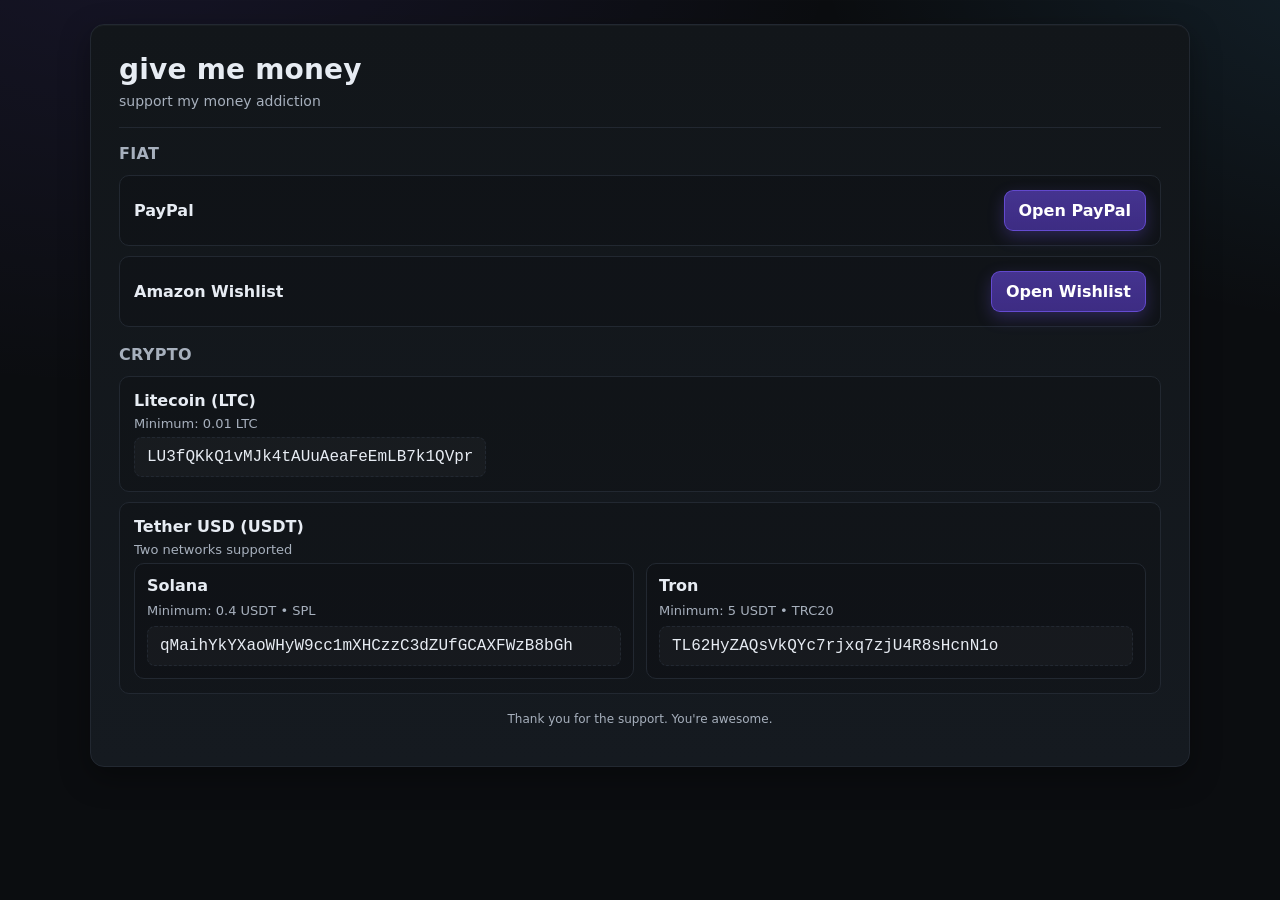
<file: system/vps/www/donate.petrovic.foo/index.html>
<!-- entirely vibe coded -->
<!doctype html>
<html lang="en">

<head>
    <meta charset="utf-8" />
    <meta name="viewport" content="width=device-width, initial-scale=1, viewport-fit=cover" />
    <title>give me money</title>

    <!-- Dark mode + theme -->
    <meta name="color-scheme" content="dark light" />
    <meta name="theme-color" content="#0b0d10" media="(prefers-color-scheme: dark)">
    <meta name="theme-color" content="#ffffff" media="(prefers-color-scheme: light)">

    <!-- Social embed (Open Graph / Twitter) -->
    <meta property="og:type" content="website" />
    <meta property="og:url" content="https://donate.petrovic.foo/" />
    <meta property="og:site_name" content="donate.petrovic.foo" />
    <meta property="og:title" content="give me money" />
    <meta property="og:description" content="support my money addiction" />
    <meta name="twitter:card" content="summary" />
    <meta name="twitter:title" content="give me money" />
    <meta name="twitter:description" content="support my money addiction" />
    <link rel="canonical" href="https://donate.petrovic.foo/" />

    <style>
        :root {
            color-scheme: dark;
            --bg: #0b0d10;
            --surface: #12161a;
            --elev: #151a20;
            --text: #e7ecf3;
            --muted: #a7b0bd;
            --line: #222831;
            --accent: #7c5cff;
            --accent-2: #55c2ff;
            --ok: #44d07b;
            --warn: #ffb86b;
            --radius: 14px;
            --shadow: 0 10px 30px rgba(0, 0, 0, .35), 0 1px 0 rgba(255, 255, 255, .03) inset;
        }

        * {
            box-sizing: border-box;
        }

        html {
            min-height: 100%;
        }

        body {
            margin: 0;
            font-family: ui-sans-serif, system-ui, -apple-system, Segoe UI, Roboto, Ubuntu, Cantarell, Noto Sans, "Helvetica Neue", Arial, "Apple Color Emoji", "Segoe UI Emoji";
            background: radial-gradient(1200px 800px at 10% -10%, rgba(124, 92, 255, .10), transparent 60%),
                radial-gradient(1000px 700px at 110% -10%, rgba(85, 194, 255, .12), transparent 60%),
                var(--bg);
            color: var(--text);
            display: grid;
            align-items: start;
            justify-items: center;
            padding: 24px;
            min-height: 100vh;
        }

        .wrap {
            width: 100%;
            max-width: 1100px;
            background: linear-gradient(180deg, var(--surface), var(--elev));
            border: 1px solid var(--line);
            border-radius: var(--radius);
            box-shadow: var(--shadow);
            padding: 28px;
        }

        header {
            display: flex;
            align-items: center;
            justify-content: space-between;
            gap: 16px;
            margin-bottom: 18px;
        }

        .title {
            display: grid;
            gap: 6px;
        }

        h1 {
            font-size: 28px;
            line-height: 1.2;
            margin: 0;
            letter-spacing: 0.2px;
        }

        .subtitle {
            color: var(--muted);
            font-size: 14px;
            margin: 0;
        }

        .sections {
            display: grid;
            gap: 18px;
            border-top: 1px solid var(--line);
            padding-top: 16px;
        }

        section {
            /* headers only – no container box */
            border: none;
            border-radius: 0;
            padding: 0;
            background: none;
        }

        section h2 {
            margin: 0 0 12px;
            font-size: 16px;
            letter-spacing: .3px;
            color: var(--muted);
            text-transform: uppercase;
        }

        .list {
            display: grid;
            gap: 10px;
        }

        .item {
            display: flex;
            align-items: center;
            justify-content: space-between;
            gap: 16px;
            padding: 14px;
            border: 1px solid var(--line);
            border-radius: 10px;
            background: rgba(0, 0, 0, .16);
        }

        .left {
            display: grid;
            gap: 6px;
            min-width: 0;
        }

        .label {
            font-weight: 600;
        }

        .meta {
            color: var(--muted);
            font-size: 13px;
        }

        a.btn {
            appearance: none;
            display: inline-flex;
            align-items: center;
            gap: 10px;
            padding: 10px 14px;
            border-radius: 9px;
            border: 1px solid color-mix(in oklab, var(--accent) 60%, white 0%);
            color: white;
            background: linear-gradient(180deg, color-mix(in oklab, var(--accent) 60%, black 20%), color-mix(in oklab, var(--accent) 60%, black 35%));
            text-decoration: none;
            font-weight: 600;
            box-shadow: 0 6px 16px rgba(124, 92, 255, .25);
            transition: transform .06s ease, box-shadow .2s ease, opacity .2s ease;
            white-space: nowrap;
        }

        a.btn:hover {
            transform: translateY(-1px);
            box-shadow: 0 10px 22px rgba(124, 92, 255, .32);
        }

        a.btn:active {
            transform: translateY(0);
        }

        .mono {
            font-family: ui-monospace, SFMono-Regular, Menlo, Monaco, Consolas, "Liberation Mono", "Courier New", monospace;
            word-break: break-all;
        }

        .addr {
            display: grid;
            gap: 8px;
            padding: 10px 12px;
            background: rgba(255, 255, 255, .03);
            border: 1px dashed var(--line);
            border-radius: 8px;
            position: relative;
            /* for the copied badge */
        }

        .addr-row {
            display: flex;
            align-items: center;
            gap: 8px;
        }

        /* Make address text interactive */
        .addr [data-copy] {
            cursor: pointer;
        }

        .addr [data-copy]:hover {
            text-decoration: none;
            outline: none;
        }

        .addr [data-copy]:focus {
            outline: none;
        }

        /* Highlight the dashed box itself on hover/focus of the address */
        .addr:has([data-copy]:hover),
        .addr:has([data-copy]:focus-visible) {
            border-color: color-mix(in oklab, var(--ok) 70%, white 0%);
        }

        .addr.copied {
            border-color: color-mix(in oklab, var(--ok) 70%, white 0%);
            animation: addrPulse 650ms ease-out 0s 1;
        }

        .addr.copied::after {
            content: 'Copied!';
            position: absolute;
            top: 50%;
            right: 8px;
            transform: translateY(-50%);
            font-size: 12px;
            font-weight: 600;
            color: var(--text);
            background: linear-gradient(180deg, rgba(68, 208, 123, .20), rgba(68, 208, 123, .06));
            border: 1px solid color-mix(in oklab, var(--ok) 70%, white 0%);
            padding: 2px 8px;
            border-radius: 999px;
            box-shadow: 0 2px 8px color-mix(in oklab, var(--ok) 40%, transparent);
            animation: badgePop 1200ms ease-out both;
            pointer-events: none;
        }

        /* Reserve space on the right so the badge doesn't overlap address text */
        .addr.copied .addr-row {
            padding-right: 64px;
            /* slightly closer to the badge */
        }

        @keyframes addrPulse {
            0% {
                box-shadow: 0 0 0 0 color-mix(in oklab, var(--ok) 45%, transparent);
            }

            70% {
                box-shadow: 0 0 0 8px color-mix(in oklab, var(--ok) 0%, transparent);
            }

            100% {
                box-shadow: 0 0 0 0 color-mix(in oklab, var(--ok) 0%, transparent);
            }
        }

        @keyframes badgePop {
            0% {
                opacity: 0;
                transform: translateY(-50%);
            }

            15% {
                opacity: 1;
                transform: translateY(-50%);
            }

            85% {
                opacity: 1;
                transform: translateY(-50%);
            }

            100% {
                opacity: 0;
                transform: translateY(-50%);
            }
        }

        @media (prefers-reduced-motion: reduce) {
            .addr.copied {
                animation: none;
            }

            .addr.copied::after {
                animation: none;
            }
        }

        .pill {
            display: inline-flex;
            align-items: center;
            gap: 8px;
            font-size: 12px;
            color: var(--muted);
            border: 1px solid var(--line);
            padding: 4px 8px;
            border-radius: 999px;
            background: rgba(0, 0, 0, .2);
            white-space: nowrap;
        }

        .copy {
            cursor: pointer;
            border: 1px solid var(--line);
            background: linear-gradient(180deg, rgba(255, 255, 255, .06), rgba(0, 0, 0, .06));
            color: var(--text);
            padding: 8px 10px;
            border-radius: 8px;
            transition: background .2s ease, transform .06s ease;
            white-space: nowrap;
        }

        .copy:hover {
            background: rgba(255, 255, 255, .10);
        }

        .copy:active {
            transform: translateY(1px);
        }

        .foot {
            margin-top: 18px;
            color: var(--muted);
            font-size: 12px;
            text-align: center;
        }

        @media (max-width: 640px) {
            .item {
                flex-direction: column;
                align-items: stretch;
            }

            a.btn {
                width: 100%;
                justify-content: center;
            }
        }

        /* USDT grouping */
        .item.usdt {
            flex-direction: column;
            align-items: stretch;
        }

        .subgrid {
            display: grid;
            grid-template-columns: repeat(2, minmax(0, 1fr));
            gap: 12px;
            width: 100%;
        }

        .subitem {
            border: 1px solid var(--line);
            border-radius: 10px;
            padding: 12px;
            background: rgba(0, 0, 0, .12);
            display: grid;
            gap: 8px;
        }

        @media (max-width: 800px) {
            .subgrid {
                grid-template-columns: 1fr;
            }
        }

        @supports (min-height: 100dvh) {
            body {
                min-height: 100dvh;
            }
        }
    </style>
</head>

<body>
    <main class="wrap" role="main">
        <header>
            <div class="title">
                <h1>give me money</h1>
                <p class="subtitle">support my money addiction</p>
            </div>
        </header>

        <div class="sections">
            <section aria-labelledby="fiat">
                <h2 id="fiat">Fiat</h2>
                <div class="list" role="list">
                    <div class="item" role="listitem">
                        <div class="left">
                            <div class="label">PayPal</div>
                        </div>
                        <a class="btn" href="https://paypal.me/Stefanuk12" target="_blank" rel="noopener noreferrer"
                            aria-label="Donate with PayPal">Open PayPal</a>
                    </div>

                    <div class="item" role="listitem">
                        <div class="left">
                            <div class="label">Amazon Wishlist</div>
                        </div>
                        <a class="btn" href="https://www.amazon.co.uk/hz/wishlist/ls/SS4UCUNBU5D8" target="_blank"
                            rel="noopener noreferrer" aria-label="Open Amazon wishlist">Open Wishlist</a>
                    </div>
                </div>
            </section>

            <section aria-labelledby="crypto">
                <h2 id="crypto">Crypto</h2>
                <div class="list" role="list">
                    <!-- LTC -->
                    <div class="item" role="listitem">
                        <div class="left">
                            <div class="label">Litecoin (LTC)</div>
                            <div class="meta">Minimum: 0.01 LTC</div>
                            <div class="addr">
                                <div class="addr-row">
                                    <code class="mono" id="addr-ltc" data-copy role="button" tabindex="0"
                                        title="Click to copy">LU3fQKkQ1vMJk4tAUuAeaFeEmLB7k1QVpr</code>
                                </div>
                            </div>
                        </div>
                    </div>

                    <!-- USDT grouped -->
                    <div class="item usdt" role="listitem">
                        <div class="left">
                            <div class="label">Tether USD (USDT)</div>
                            <div class="meta">Two networks supported</div>
                            <div class="subgrid">
                                <div class="subitem">
                                    <div class="label">Solana</div>
                                    <div class="meta">Minimum: 0.4 USDT • SPL</div>
                                    <div class="addr">
                                        <div class="addr-row">
                                            <code class="mono" id="addr-usdt-sol" data-copy role="button" tabindex="0"
                                                title="Click to copy">qMaihYkYXaoWHyW9cc1mXHCzzC3dZUfGCAXFWzB8bGh</code>
                                        </div>
                                    </div>
                                </div>
                                <div class="subitem">
                                    <div class="label">Tron</div>
                                    <div class="meta">Minimum: 5 USDT • TRC20</div>
                                    <div class="addr">
                                        <div class="addr-row">
                                            <code class="mono" id="addr-usdt-tron" data-copy role="button" tabindex="0"
                                                title="Click to copy">TL62HyZAQsVkQYc7rjxq7zjU4R8sHcnN1o</code>
                                        </div>
                                    </div>
                                </div>
                            </div>
                        </div>
                    </div>
                </div>
            </section>
        </div>

        <p class="foot">Thank you for the support. You're awesome.</p>
    </main>

    <script>
        function copyString(text) {
            const value = (text || '').trim();
            if (!value) return Promise.resolve();
            if (navigator.clipboard && navigator.clipboard.writeText) {
                return navigator.clipboard.writeText(value);
            }
            const area = document.createElement('textarea');
            area.value = value;
            area.setAttribute('readonly', '');
            area.style.position = 'absolute';
            area.style.left = '-9999px';
            document.body.appendChild(area);
            area.select();
            try { document.execCommand('copy'); } catch { }
            document.body.removeChild(area);
            return Promise.resolve();
        }

        function markCopied(el, ok = true) {
            const box = el.closest('.addr');
            if (!box) return;
            const prev = box.style.borderColor;
            box.classList.toggle('copied', ok);
            if (!ok) box.style.borderColor = 'color-mix(in oklab, var(--warn) 70%, white 0%)';
            setTimeout(() => {
                box.classList.remove('copied');
                box.style.borderColor = '';
            }, 1500);
        }

        // Click to copy on address code elements
        document.addEventListener('click', async (e) => {
            const code = e.target.closest('.addr [data-copy]');
            if (!code) return;
            try {
                await copyString(code.textContent);
                markCopied(code, true);
            } catch (err) {
                markCopied(code, false);
            }
        });

        // Keyboard support (Enter/Space)
        document.addEventListener('keydown', async (e) => {
            const target = e.target.closest('.addr [data-copy]');
            if (!target) return;
            if (e.key === 'Enter' || e.key === ' ') {
                e.preventDefault();
                try {
                    await copyString(target.textContent);
                    markCopied(target, true);
                } catch (err) {
                    markCopied(target, false);
                }
            }
        });
    </script>
</body>

</html>
</file>
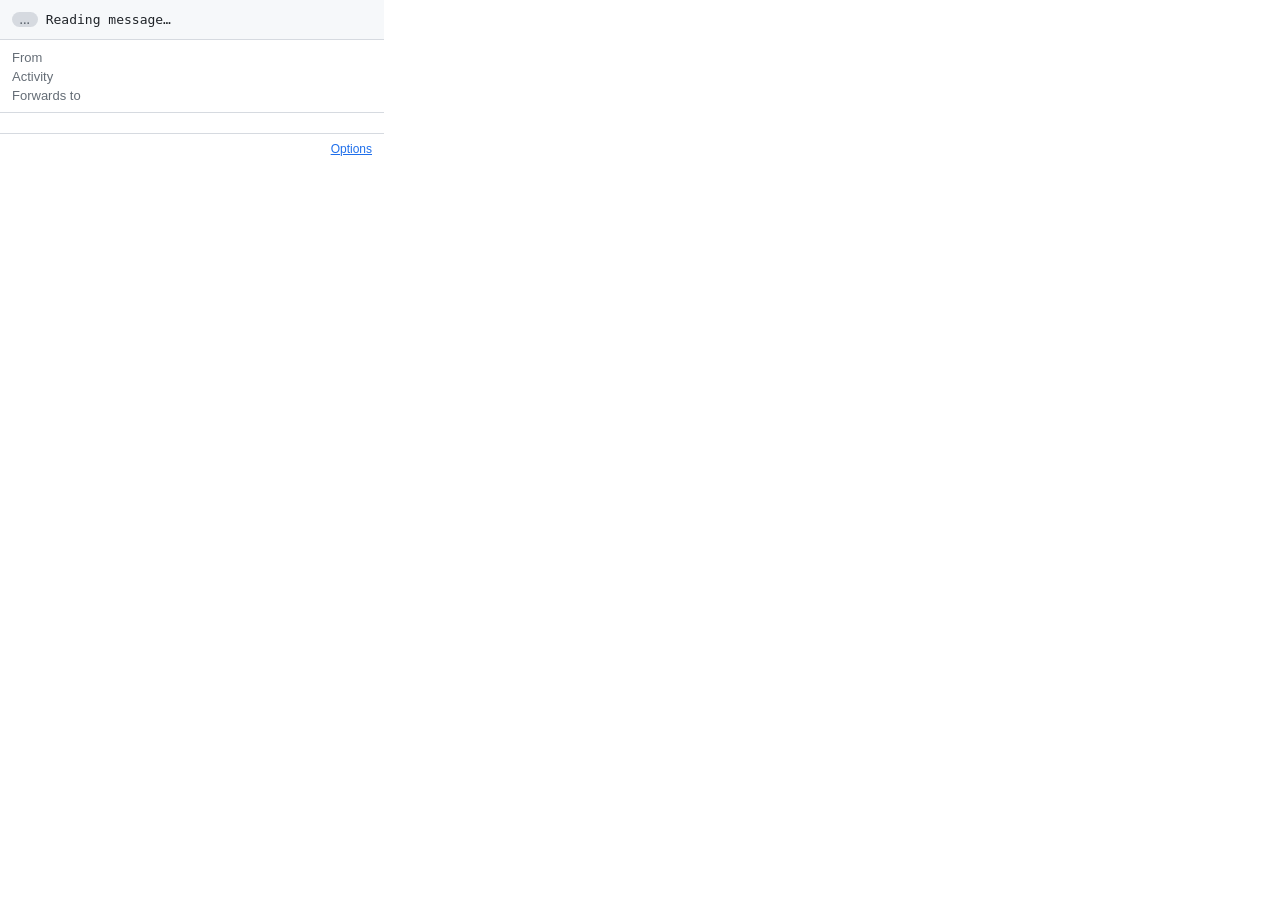
<file: packages/thunderbird-simplelogin/src/message/message.html>
<!DOCTYPE html>
<html>
  <head>
    <meta charset="utf-8" />
    <meta http-equiv="Content-Security-Policy" content="default-src 'self'" />
    <title>SimpleLogin</title>
    <link rel="stylesheet" href="../popup/popup.css" />
    <link rel="stylesheet" href="message.css" />
  </head>
  <body>
    <div id="banner" class="banner state-loading">
      <div class="banner-row">
        <span id="banner-pill" class="pill">…</span>
        <span id="banner-address" class="address">Reading message…</span>
      </div>
      <p id="banner-detail" class="detail"></p>
    </div>

    <dl id="facts" class="facts" hidden>
      <dt>From</dt>
      <dd id="fact-sender"></dd>
      <dt>Activity</dt>
      <dd id="fact-activity"></dd>
      <dt>Forwards to</dt>
      <dd id="fact-mailboxes"></dd>
    </dl>

    <div id="notice" class="notice" hidden></div>

    <div id="actions" class="message-actions" hidden></div>

    <details id="edit-box" class="create" hidden>
      <summary>Edit this alias</summary>
      <div class="create-body">
        <div class="field">
          <label for="edit-name">Display name</label>
          <input id="edit-name" type="text" placeholder="(none)" autocomplete="off" />
        </div>
        <div class="field">
          <label for="edit-note">Note</label>
          <input id="edit-note" type="text" autocomplete="off" />
        </div>
        <button id="edit-save" class="primary">Save</button>
      </div>
    </details>

    <footer>
      <span id="footer-note"></span>
      <button id="open-options" class="link">Options</button>
    </footer>

    <script src="../lib/classify.js"></script>
    <script src="../lib/ipc.js"></script>
    <script src="message.js"></script>
  </body>
</html>
</file>
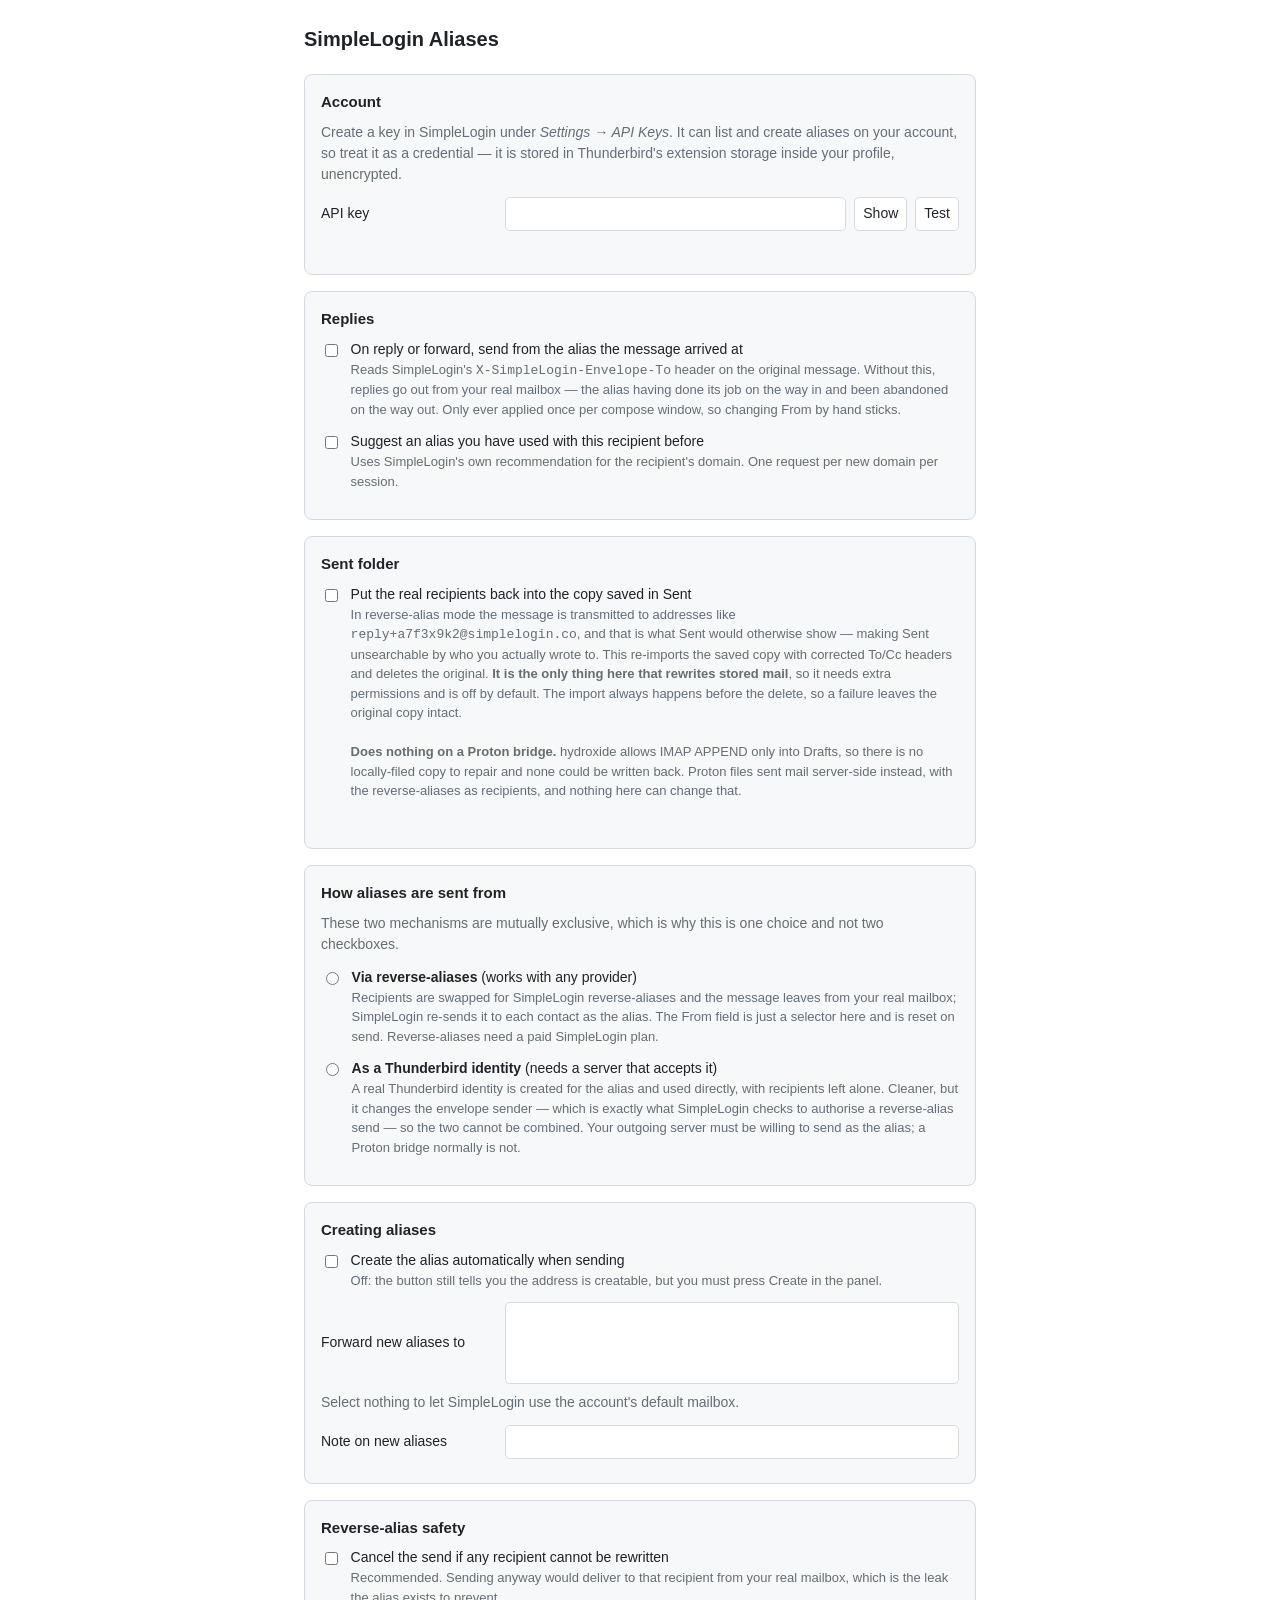
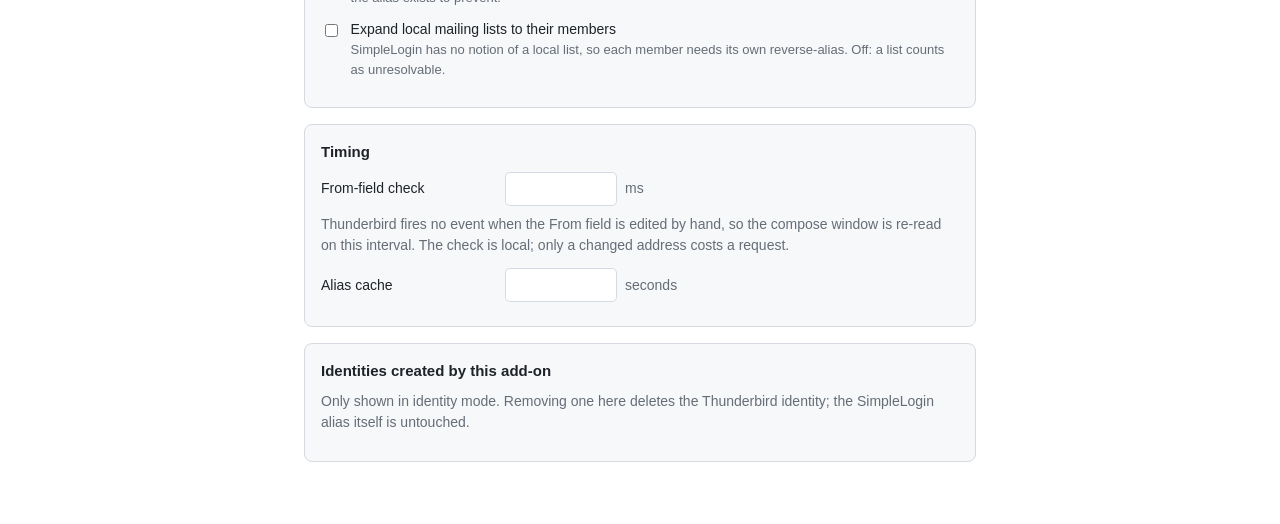
<file: packages/thunderbird-simplelogin/src/options/options.html>
<!DOCTYPE html>
<html>
  <head>
    <meta charset="utf-8" />
    <meta http-equiv="Content-Security-Policy" content="default-src 'self'" />
    <title>SimpleLogin Aliases — options</title>
    <link rel="stylesheet" href="options.css" />
  </head>
  <body>
    <main>
      <h1>SimpleLogin Aliases</h1>

      <section>
        <h2>Account</h2>
        <p class="hint">
          Create a key in SimpleLogin under <em>Settings → API Keys</em>. It can list and
          create aliases on your account, so treat it as a credential — it is stored in
          Thunderbird's extension storage inside your profile, unencrypted.
        </p>
        <div class="field">
          <label for="apiKey">API key</label>
          <input id="apiKey" type="password" autocomplete="off" spellcheck="false" />
          <button id="reveal" class="ghost" type="button">Show</button>
          <button id="test" class="ghost" type="button">Test</button>
        </div>
        <p id="account-status" class="status"></p>
        <p id="managed-note" class="hint" hidden>
          The key is being supplied by a managed-storage manifest outside Thunderbird, so
          this field is read-only. Change it at the source instead.
        </p>
      </section>

      <section>
        <h2>Replies</h2>
        <label class="check">
          <input type="checkbox" id="autoAliasOnReply" />
          <span>
            On reply or forward, send from the alias the message arrived at
            <em>
              Reads SimpleLogin's <code>X-SimpleLogin-Envelope-To</code> header on the original
              message. Without this, replies go out from your real mailbox — the alias having
              done its job on the way in and been abandoned on the way out. Only ever applied
              once per compose window, so changing From by hand sticks.
            </em>
          </span>
        </label>
        <label class="check">
          <input type="checkbox" id="suggestByRecipient" />
          <span>
            Suggest an alias you have used with this recipient before
            <em>Uses SimpleLogin's own recommendation for the recipient's domain. One request per new domain per session.</em>
          </span>
        </label>
      </section>

      <section>
        <h2>Sent folder</h2>
        <label class="check">
          <input type="checkbox" id="restoreSentRecipients" />
          <span>
            Put the real recipients back into the copy saved in Sent
            <em>
              In reverse-alias mode the message is transmitted to addresses like
              <code>reply+a7f3x9k2@simplelogin.co</code>, and that is what Sent would otherwise
              show — making Sent unsearchable by who you actually wrote to. This re-imports the
              saved copy with corrected To/Cc headers and deletes the original.
              <strong>It is the only thing here that rewrites stored mail</strong>, so it needs
              extra permissions and is off by default. The import always happens before the
              delete, so a failure leaves the original copy intact.
              <br /><br />
              <strong>Does nothing on a Proton bridge.</strong> hydroxide allows IMAP APPEND only
              into Drafts, so there is no locally-filed copy to repair and none could be written
              back. Proton files sent mail server-side instead, with the reverse-aliases as
              recipients, and nothing here can change that.
            </em>
          </span>
        </label>
        <p id="rewrite-permission" class="status"></p>
      </section>

      <section>
        <h2>How aliases are sent from</h2>
        <p class="hint">
          These two mechanisms are mutually exclusive, which is why this is one choice and
          not two checkboxes.
        </p>

        <label class="radio">
          <input type="radio" name="sendMode" value="reverse-alias" />
          <span>
            <strong>Via reverse-aliases</strong> (works with any provider)
            <em>
              Recipients are swapped for SimpleLogin reverse-aliases and the message leaves
              from your real mailbox; SimpleLogin re-sends it to each contact as the alias.
              The From field is just a selector here and is reset on send. Reverse-aliases
              need a paid SimpleLogin plan.
            </em>
          </span>
        </label>

        <label class="radio">
          <input type="radio" name="sendMode" value="identity" />
          <span>
            <strong>As a Thunderbird identity</strong> (needs a server that accepts it)
            <em>
              A real Thunderbird identity is created for the alias and used directly, with
              recipients left alone. Cleaner, but it changes the envelope sender — which is
              exactly what SimpleLogin checks to authorise a reverse-alias send — so the two
              cannot be combined. Your outgoing server must be willing to send as the alias;
              a Proton bridge normally is not.
            </em>
          </span>
        </label>
      </section>

      <section>
        <h2>Creating aliases</h2>
        <label class="check">
          <input type="checkbox" id="autoCreateOnSend" />
          <span>
            Create the alias automatically when sending
            <em>Off: the button still tells you the address is creatable, but you must press Create in the panel.</em>
          </span>
        </label>

        <div class="field">
          <label for="defaultMailboxIds">Forward new aliases to</label>
          <select id="defaultMailboxIds" multiple size="4"></select>
        </div>
        <p class="hint">Select nothing to let SimpleLogin use the account's default mailbox.</p>

        <div class="field">
          <label for="aliasNote">Note on new aliases</label>
          <input id="aliasNote" type="text" />
        </div>
      </section>

      <section>
        <h2>Reverse-alias safety</h2>
        <label class="check">
          <input type="checkbox" id="strictRewrite" />
          <span>
            Cancel the send if any recipient cannot be rewritten
            <em>Recommended. Sending anyway would deliver to that recipient from your real mailbox, which is the leak the alias exists to prevent.</em>
          </span>
        </label>
        <label class="check">
          <input type="checkbox" id="expandMailingLists" />
          <span>
            Expand local mailing lists to their members
            <em>SimpleLogin has no notion of a local list, so each member needs its own reverse-alias. Off: a list counts as unresolvable.</em>
          </span>
        </label>
      </section>

      <section>
        <h2>Timing</h2>
        <div class="field">
          <label for="pollIntervalMs">From-field check</label>
          <input id="pollIntervalMs" type="number" min="250" step="50" />
          <span class="unit">ms</span>
        </div>
        <p class="hint">
          Thunderbird fires no event when the From field is edited by hand, so the compose
          window is re-read on this interval. The check is local; only a changed address
          costs a request.
        </p>
        <div class="field">
          <label for="cacheTtlSec">Alias cache</label>
          <input id="cacheTtlSec" type="number" min="10" step="10" />
          <span class="unit">seconds</span>
        </div>
      </section>

      <section id="identities-section">
        <h2>Identities created by this add-on</h2>
        <p class="hint">
          Only shown in identity mode. Removing one here deletes the Thunderbird identity;
          the SimpleLogin alias itself is untouched.
        </p>
        <ul id="identities" class="identities"></ul>
      </section>

      <p id="saved" class="saved" hidden>Saved</p>
    </main>

    <script src="../lib/prefs.js"></script>
    <script src="../lib/ipc.js"></script>
    <script src="options.js"></script>
  </body>
</html>
</file>
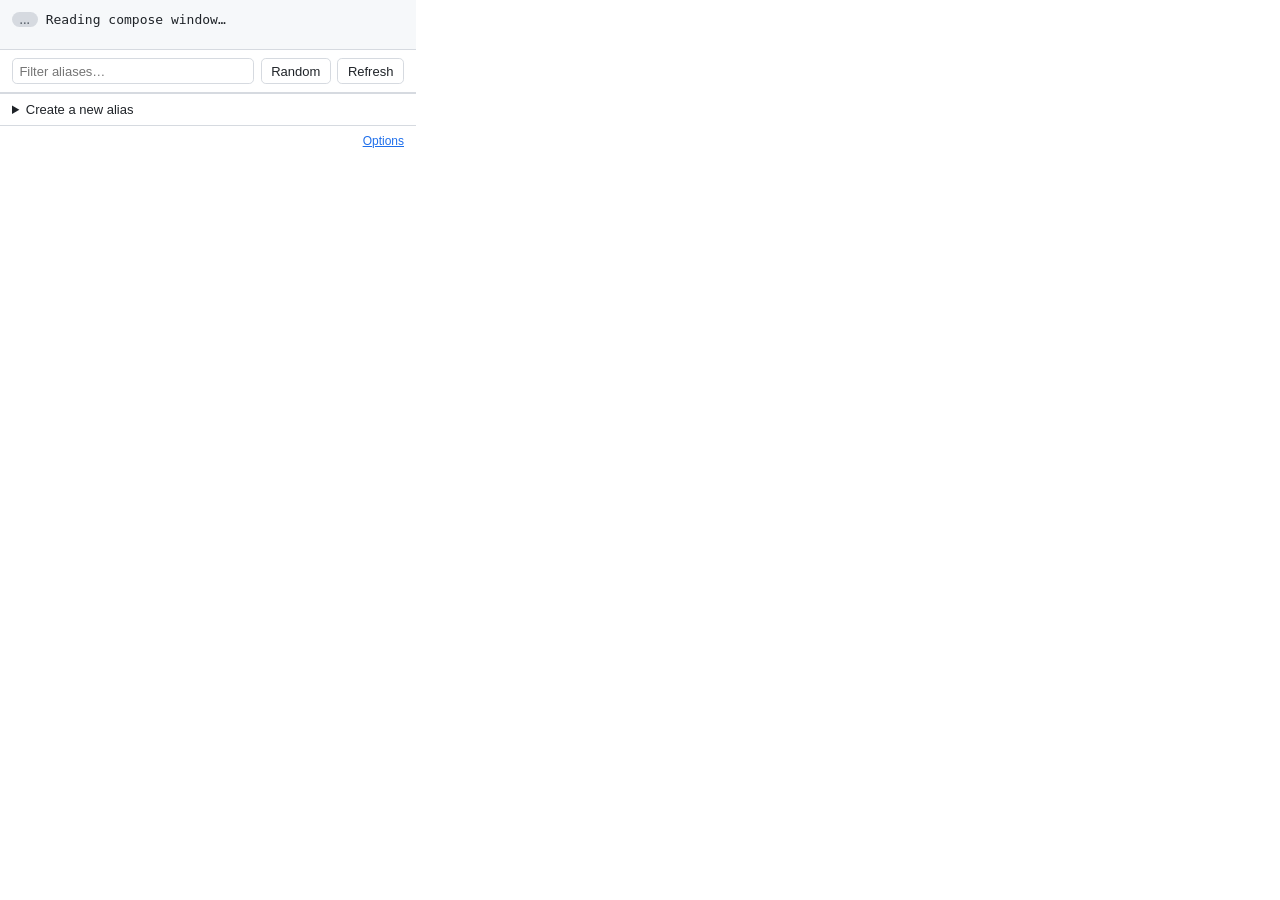
<file: packages/thunderbird-simplelogin/src/popup/popup.html>
<!DOCTYPE html>
<html>
  <head>
    <meta charset="utf-8" />
    <meta http-equiv="Content-Security-Policy" content="default-src 'self'" />
    <title>SimpleLogin aliases</title>
    <link rel="stylesheet" href="popup.css" />
  </head>
  <body>
    <!-- What is about to happen to this message, in plain words. Everything
         else in the panel is secondary to this. -->
    <div id="banner" class="banner state-loading">
      <div class="banner-row">
        <span id="banner-pill" class="pill">…</span>
        <span id="banner-address" class="address">Reading compose window…</span>
      </div>
      <p id="banner-detail" class="detail"></p>
      <p id="banner-plan" class="plan"></p>
      <div id="banner-actions" class="actions" hidden></div>
    </div>

    <div class="toolbar">
      <input id="search" type="search" placeholder="Filter aliases…" autocomplete="off" />
      <button id="random" class="ghost" title="Create a randomly named alias and use it">Random</button>
      <button id="refresh" class="ghost" title="Re-fetch aliases from SimpleLogin">Refresh</button>
    </div>

    <div id="notice" class="notice" hidden></div>

    <ul id="aliases" class="aliases"></ul>
    <p id="empty" class="empty" hidden></p>

    <details id="create-box" class="create">
      <summary>Create a new alias</summary>
      <div class="create-body">
        <div class="field">
          <label for="new-prefix">Prefix</label>
          <input id="new-prefix" type="text" placeholder="netflix" autocomplete="off" spellcheck="false" />
        </div>
        <div class="field">
          <label for="new-suffix">Domain</label>
          <select id="new-suffix"></select>
        </div>
        <div class="field">
          <label for="new-name">Display name</label>
          <input id="new-name" type="text" placeholder="(none)" autocomplete="off" />
        </div>
        <div class="field">
          <label for="new-mailbox">Forward to</label>
          <select id="new-mailbox" multiple size="3"></select>
        </div>
        <div class="field">
          <label for="new-note">Note</label>
          <input id="new-note" type="text" autocomplete="off" />
        </div>
        <p id="create-preview" class="preview"></p>
        <button id="create-submit" class="primary">Create and use</button>
      </div>
    </details>

    <footer>
      <span id="synced"></span>
      <button id="open-options" class="link">Options</button>
    </footer>

    <script src="../lib/classify.js"></script>
    <script src="../lib/ipc.js"></script>
    <script src="popup.js"></script>
  </body>
</html>
</file>
<file: packages/thunderbird-simplelogin/src/popup/popup.css>
/* Follows the host theme rather than committing to one, so the panel does not
   glare white inside a dark Thunderbird. */
:root {
  --bg: #ffffff;
  --fg: #1f2328;
  --muted: #656d76;
  --border: #d6dae0;
  --raised: #f6f8fa;
  --accent: #1f6feb;
  --ok: #1a7f37;
  --warn: #9a6700;
  --bad: #cf222e;
  --ok-bg: #e7f5ec;
  --warn-bg: #fdf5e2;
  --bad-bg: #fdeceb;
  --info-bg: #e8f0fe;
}

@media (prefers-color-scheme: dark) {
  :root {
    --bg: #1c1b22;
    --fg: #e6edf3;
    --muted: #9198a1;
    --border: #3a3944;
    --raised: #26252e;
    --accent: #58a6ff;
    --ok: #3fb950;
    --warn: #d29922;
    --bad: #f85149;
    --ok-bg: #12261a;
    --warn-bg: #2b2413;
    --bad-bg: #2d1618;
    --info-bg: #10233d;
  }
}

* { box-sizing: border-box; }

body {
  width: 26rem;
  margin: 0;
  padding: 0;
  font: caption;
  font-size: 0.8125rem;
  background: var(--bg);
  color: var(--fg);
}

/* ---- banner ---- */

.banner { padding: 0.75rem; border-bottom: 1px solid var(--border); }
.banner-row { display: flex; align-items: center; gap: 0.5rem; }

.pill {
  flex: none;
  padding: 0.1rem 0.45rem;
  border-radius: 999px;
  font-size: 0.6875rem;
  font-weight: 600;
  text-transform: uppercase;
  letter-spacing: 0.03em;
  white-space: nowrap;
}

.address {
  font-family: ui-monospace, SFMono-Regular, Menlo, monospace;
  font-size: 0.8125rem;
  overflow-wrap: anywhere;
}

.detail, .plan { margin: 0.4rem 0 0; color: var(--muted); line-height: 1.4; }
.plan { font-style: italic; }
.plan:empty, .detail:empty { display: none; }

.state-alias        { background: var(--ok-bg); }
.state-alias .pill  { background: var(--ok); color: #fff; }
.state-created      { background: var(--ok-bg); }
.state-created .pill{ background: var(--ok); color: #fff; }
.state-will-create  { background: var(--warn-bg); }
.state-will-create .pill { background: var(--warn); color: #fff; }
.state-alias-disabled { background: var(--warn-bg); }
.state-alias-disabled .pill { background: var(--warn); color: #fff; }
.state-can-create   { background: var(--info-bg); }
.state-can-create .pill { background: var(--accent); color: #fff; }
.state-cannot-create, .state-error { background: var(--bad-bg); }
.state-cannot-create .pill, .state-error .pill { background: var(--bad); color: #fff; }
.state-not-alias, .state-loading, .state-stale, .state-no-key { background: var(--raised); }
.state-not-alias .pill, .state-loading .pill, .state-stale .pill, .state-no-key .pill {
  background: var(--border); color: var(--muted);
}

.actions { display: flex; gap: 0.4rem; margin-top: 0.6rem; flex-wrap: wrap; }

/* ---- controls ---- */

button {
  font: inherit;
  padding: 0.3rem 0.6rem;
  border-radius: 0.3rem;
  border: 1px solid var(--border);
  background: var(--raised);
  color: var(--fg);
  cursor: pointer;
}
button:hover:not(:disabled) { border-color: var(--accent); }
button:disabled { opacity: 0.5; cursor: default; }

button.primary { background: var(--accent); border-color: var(--accent); color: #fff; }
button.ghost { background: transparent; }
button.link {
  background: none; border: none; color: var(--accent);
  padding: 0; text-decoration: underline; cursor: pointer;
}

input, select {
  font: inherit;
  padding: 0.3rem 0.4rem;
  border-radius: 0.3rem;
  border: 1px solid var(--border);
  background: var(--bg);
  color: var(--fg);
  min-width: 0;
}
input:focus, select:focus, button:focus-visible {
  outline: 2px solid var(--accent);
  outline-offset: -1px;
}

.toolbar { display: flex; gap: 0.4rem; padding: 0.5rem 0.75rem; }
.toolbar input { flex: 1; }

.notice {
  margin: 0 0.75rem 0.5rem;
  padding: 0.4rem 0.5rem;
  border-radius: 0.3rem;
  background: var(--bad-bg);
  color: var(--bad);
  line-height: 1.4;
}
.notice.info { background: var(--info-bg); color: var(--accent); }

/* ---- alias list ---- */

.aliases {
  list-style: none;
  margin: 0;
  padding: 0;
  max-height: 20rem;
  overflow-y: auto;
  border-top: 1px solid var(--border);
}

.aliases li {
  padding: 0.4rem 0.75rem;
  border-bottom: 1px solid var(--border);
}
.aliases li:hover { background: var(--raised); }
.aliases li.current { background: var(--ok-bg); }

.alias-top { display: flex; align-items: center; gap: 0.5rem; }
.alias-top button.more { flex: none; padding: 0.2rem 0.4rem; line-height: 1; }

/* Management controls stay folded away: the list is mostly used for picking,
   and a Delete button on every visible row is an accident waiting to happen. */
.alias-tools {
  display: flex;
  flex-wrap: wrap;
  gap: 0.3rem;
  margin-top: 0.4rem;
}
.alias-tools input { flex: 1 1 7rem; }
.alias-tools button { flex: none; }
.alias-tools button.danger { color: var(--bad); border-color: var(--bad); margin-left: auto; }

.alias-main { flex: 1; min-width: 0; }
.alias-email {
  font-family: ui-monospace, SFMono-Regular, Menlo, monospace;
  overflow-wrap: anywhere;
}
.alias-email.off { text-decoration: line-through; color: var(--muted); }
.alias-meta { color: var(--muted); font-size: 0.75rem; margin-top: 0.1rem; }

.empty { padding: 1rem 0.75rem; margin: 0; color: var(--muted); text-align: center; }

/* ---- create ---- */

.create { border-top: 1px solid var(--border); }
.create summary { padding: 0.5rem 0.75rem; cursor: pointer; user-select: none; }
.create-body { padding: 0 0.75rem 0.75rem; }

.field { display: flex; align-items: center; gap: 0.5rem; margin-bottom: 0.4rem; }
.field label { flex: none; width: 5.5rem; color: var(--muted); }
.field input, .field select { flex: 1; }

.preview {
  margin: 0.4rem 0;
  font-family: ui-monospace, SFMono-Regular, Menlo, monospace;
  color: var(--muted);
  overflow-wrap: anywhere;
}
.preview.invalid { color: var(--bad); }

footer {
  display: flex;
  justify-content: space-between;
  align-items: center;
  padding: 0.5rem 0.75rem;
  border-top: 1px solid var(--border);
  color: var(--muted);
  font-size: 0.75rem;
}
</file>
<file: packages/thunderbird-simplelogin/src/message/message.css>
/* Layered over popup.css, which supplies the palette and the banner styles. */

body { width: 24rem; }

.facts {
  display: grid;
  grid-template-columns: 6.5rem 1fr;
  gap: 0.25rem 0.5rem;
  margin: 0;
  padding: 0.6rem 0.75rem;
  border-bottom: 1px solid var(--border);
}
.facts dt { color: var(--muted); }
.facts dd {
  margin: 0;
  overflow-wrap: anywhere;
  font-family: ui-monospace, SFMono-Regular, Menlo, monospace;
  font-size: 0.75rem;
}

.message-actions {
  display: flex;
  flex-wrap: wrap;
  gap: 0.4rem;
  padding: 0.6rem 0.75rem;
}

/* Destructive actions are visually separated: deleting an alias cannot be
   undone, and it sits next to a toggle that very much can be. */
.message-actions button.danger {
  margin-left: auto;
  color: var(--bad);
  border-color: var(--bad);
}
.message-actions button.danger:hover:not(:disabled) { background: var(--bad-bg); }
</file>
<file: packages/thunderbird-simplelogin/src/options/options.css>
:root {
  --bg: #ffffff;
  --fg: #1f2328;
  --muted: #656d76;
  --border: #d6dae0;
  --raised: #f6f8fa;
  --accent: #1f6feb;
  --ok: #1a7f37;
  --bad: #cf222e;
}

@media (prefers-color-scheme: dark) {
  :root {
    --bg: #1c1b22;
    --fg: #e6edf3;
    --muted: #9198a1;
    --border: #3a3944;
    --raised: #26252e;
    --accent: #58a6ff;
    --ok: #3fb950;
    --bad: #f85149;
  }
}

* { box-sizing: border-box; }

body {
  margin: 0;
  padding: 1.5rem 1rem 3rem;
  font: message-box;
  font-size: 0.875rem;
  line-height: 1.5;
  background: var(--bg);
  color: var(--fg);
}

main { max-width: 42rem; margin: 0 auto; }

h1 { font-size: 1.25rem; margin: 0 0 1.25rem; }
h2 { font-size: 0.9375rem; margin: 0 0 0.5rem; }

section {
  padding: 1rem;
  margin-bottom: 1rem;
  border: 1px solid var(--border);
  border-radius: 0.5rem;
  background: var(--raised);
}

.hint { margin: 0 0 0.75rem; color: var(--muted); }
.hint:last-child { margin-bottom: 0; }

.field { display: flex; align-items: center; gap: 0.5rem; margin-bottom: 0.5rem; }
.field > label { flex: none; width: 11rem; }
.field > input, .field > select { flex: 1; min-width: 0; }
.field input[type="number"] { flex: none; width: 7rem; }
.unit { color: var(--muted); }

input, select, button {
  font: inherit;
  padding: 0.35rem 0.5rem;
  border-radius: 0.3rem;
  border: 1px solid var(--border);
  background: var(--bg);
  color: var(--fg);
}
button { cursor: pointer; background: var(--bg); }
button:hover { border-color: var(--accent); }
button.ghost { flex: none; }
button.danger { color: var(--bad); }
input:focus, select:focus, button:focus-visible {
  outline: 2px solid var(--accent);
  outline-offset: -1px;
}

.check, .radio {
  display: flex;
  gap: 0.6rem;
  align-items: flex-start;
  margin-bottom: 0.75rem;
}
.check input, .radio input { margin-top: 0.3rem; flex: none; }
.check em, .radio em {
  display: block;
  color: var(--muted);
  font-style: normal;
  font-size: 0.8125rem;
}

.status { margin: 0.5rem 0 0; min-height: 1.4em; }
.status.ok { color: var(--ok); }
.status.bad { color: var(--bad); }

.identities { list-style: none; margin: 0; padding: 0; }
.identities li {
  display: flex;
  align-items: center;
  gap: 0.5rem;
  padding: 0.35rem 0;
  border-bottom: 1px solid var(--border);
}
.identities li span {
  flex: 1;
  font-family: ui-monospace, SFMono-Regular, Menlo, monospace;
  overflow-wrap: anywhere;
}
.identities li:last-child { border-bottom: none; }

.saved {
  position: fixed;
  bottom: 1rem;
  left: 50%;
  transform: translateX(-50%);
  margin: 0;
  padding: 0.4rem 0.9rem;
  border-radius: 999px;
  background: var(--ok);
  color: #fff;
}
</file>
